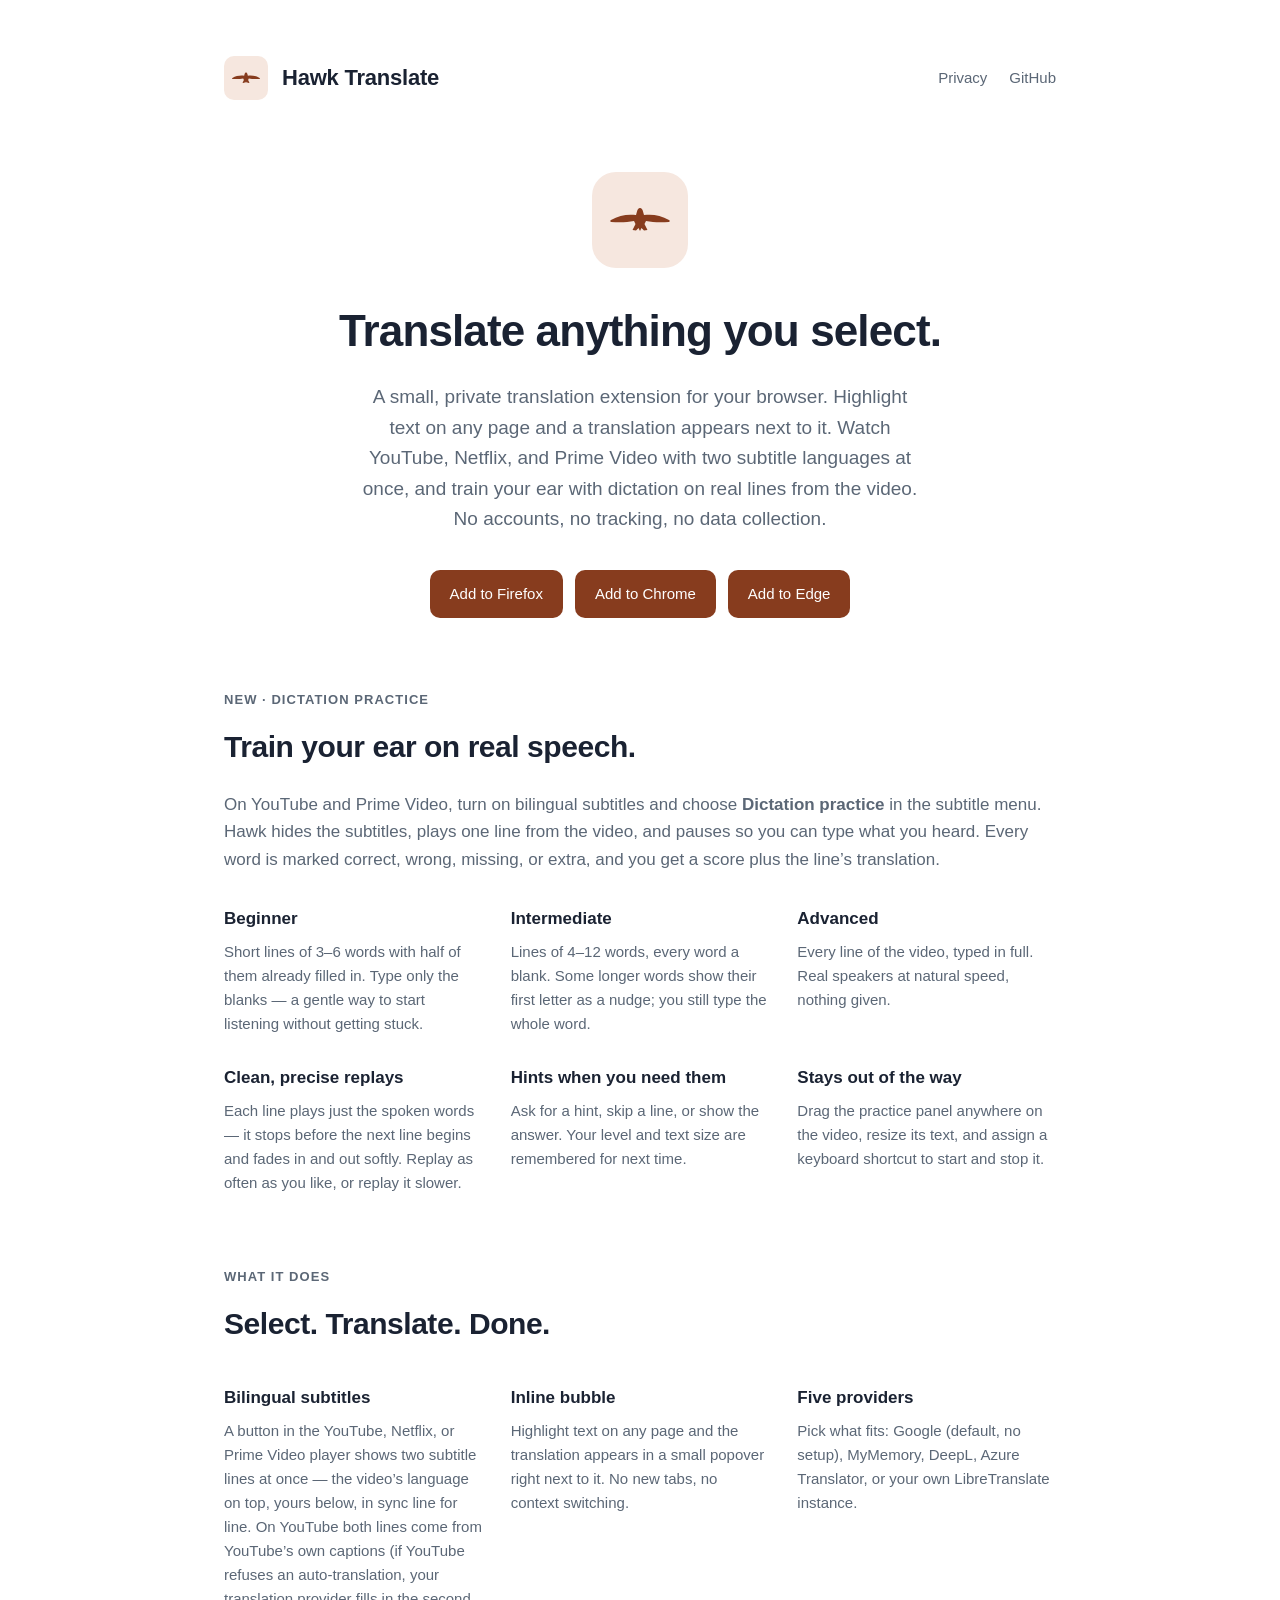
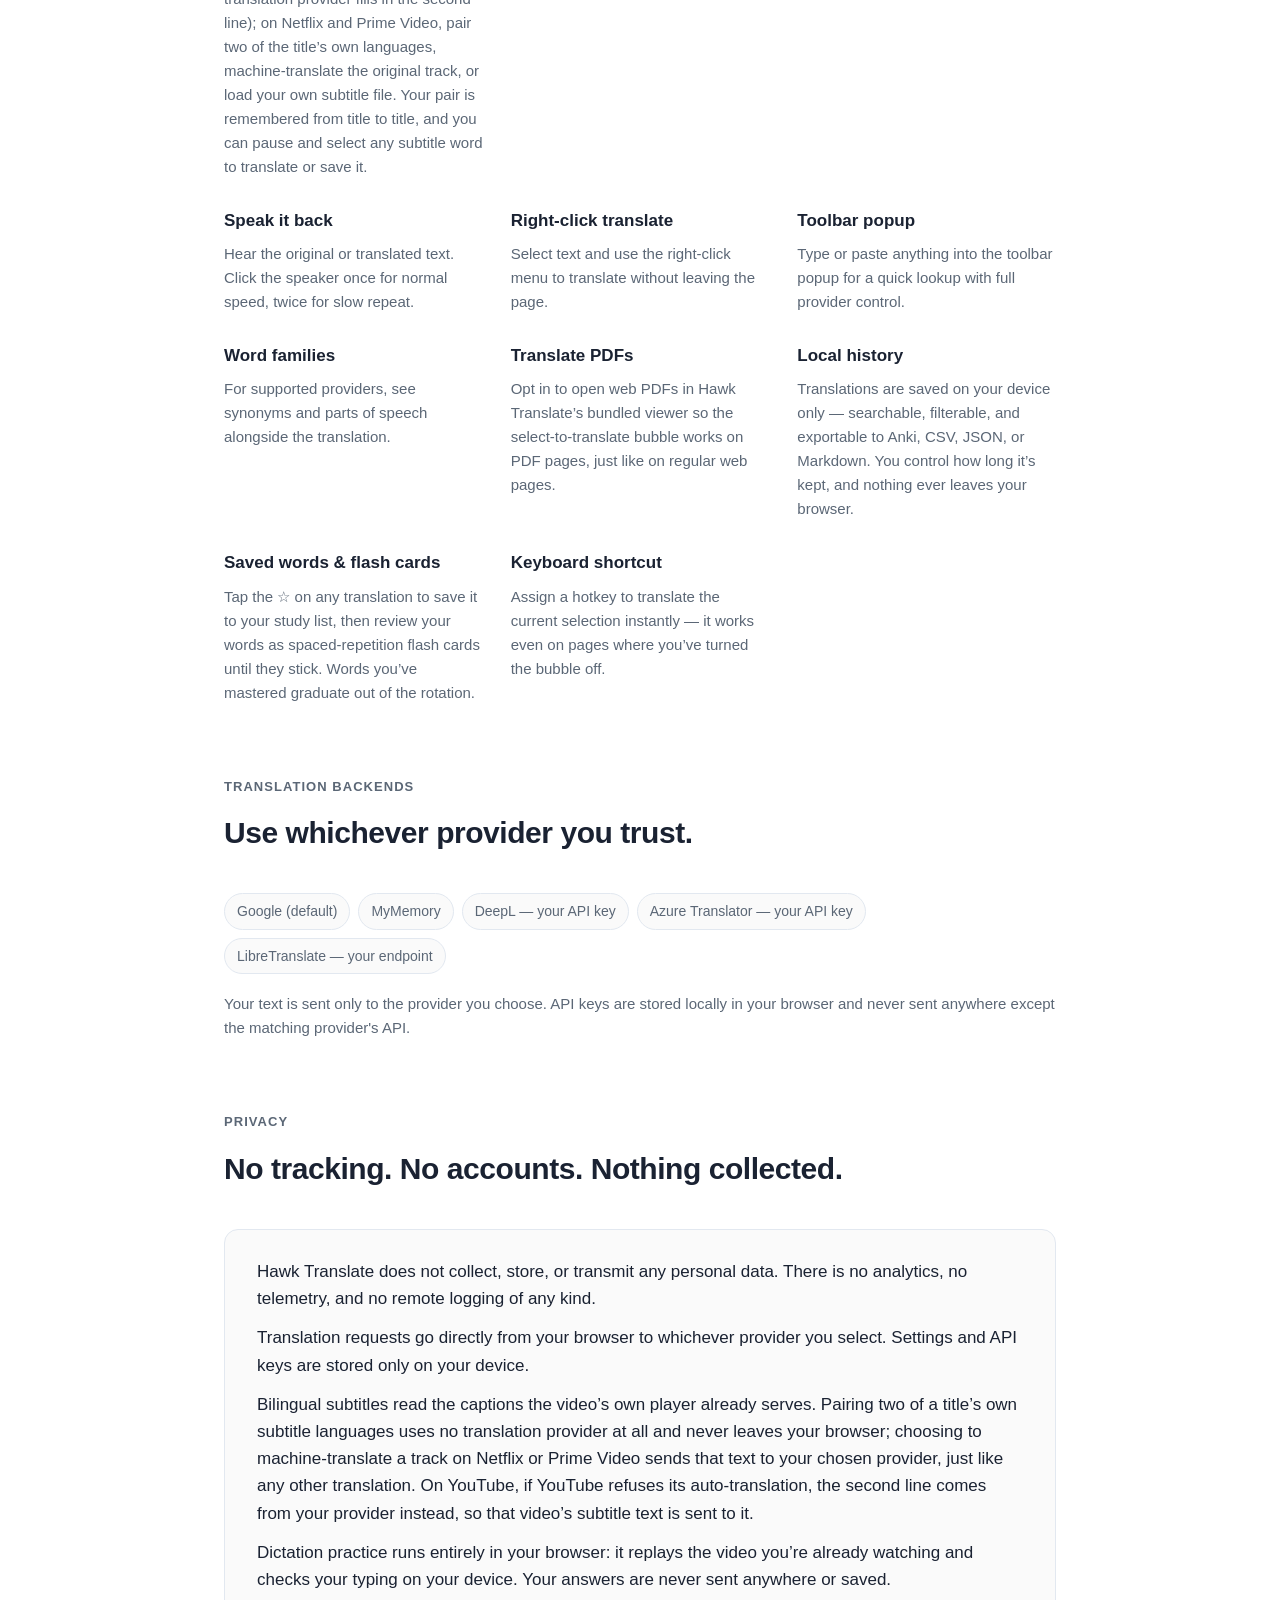
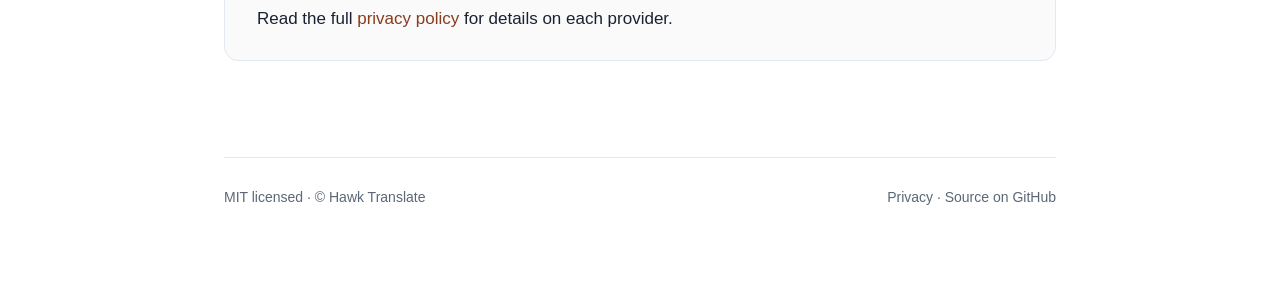
<file: index.html>
<!doctype html>
<html lang="en">
<head>
  <meta charset="utf-8">
  <meta name="viewport" content="width=device-width, initial-scale=1">
  <title>Hawk Translate — fast, private translation for Firefox, Chrome, and Edge</title>
  <meta name="description" content="A lightweight browser extension that translates selected text in a popover. Bilingual subtitles on YouTube, Netflix, and Prime Video, dictation practice on real video lines, five providers, local history, flash-card review, no tracking, MIT licensed.">
  <link rel="icon" type="image/svg+xml" href="hawk.svg">
  <link rel="stylesheet" href="style.css">
</head>
<body>
  <div class="container">

    <header class="site">
      <div class="logo"><img src="hawk.svg" alt=""></div>
      <h1>Hawk Translate</h1>
      <nav>
        <a href="privacy.html">Privacy</a>
        <!-- TODO: replace with your repo URL once published -->
        <a href="https://github.com/huongat/hawk-translate" rel="noopener">GitHub</a>
      </nav>
    </header>

    <section class="hero">
      <div class="mark"><img src="hawk.svg" alt="Hawk Translate logo"></div>
      <h2>Translate anything you select.</h2>
      <p class="tagline">A small, private translation extension for your browser. Highlight text on any page and a translation appears next to it. Watch YouTube, Netflix, and Prime Video with two subtitle languages at once, and train your ear with dictation on real lines from the video. No accounts, no tracking, no data collection.</p>
      <div class="install">
        <a href="https://addons.mozilla.org/en-US/firefox/addon/hawk-translate/" rel="noopener">Add to Firefox</a>
        <a href="https://chromewebstore.google.com/detail/hawk-translate/eomdhibmjbngkoamipfhkelfakobmpgo" rel="noopener">Add to Chrome</a>
        <a href="https://microsoftedge.microsoft.com/addons/detail/hawk-translate/gflfiefmoehbmjgkadphdgachogngido" rel="noopener">Add to Edge</a>
      </div>
    </section>

    <section>
      <h3>New &middot; Dictation practice</h3>
      <h2>Train your ear on real speech.</h2>
      <p style="color: var(--muted); margin: -16px 0 32px; font-size: 17px;">On YouTube and Prime Video, turn on bilingual subtitles and choose <strong>Dictation practice</strong> in the subtitle menu. Hawk hides the subtitles, plays one line from the video, and pauses so you can type what you heard. Every word is marked correct, wrong, missing, or extra, and you get a score plus the line&rsquo;s translation.</p>
      <div class="features">
        <div class="feature">
          <h4>Beginner</h4>
          <p>Short lines of 3&ndash;6 words with half of them already filled in. Type only the blanks &mdash; a gentle way to start listening without getting stuck.</p>
        </div>
        <div class="feature">
          <h4>Intermediate</h4>
          <p>Lines of 4&ndash;12 words, every word a blank. Some longer words show their first letter as a nudge; you still type the whole word.</p>
        </div>
        <div class="feature">
          <h4>Advanced</h4>
          <p>Every line of the video, typed in full. Real speakers at natural speed, nothing given.</p>
        </div>
        <div class="feature">
          <h4>Clean, precise replays</h4>
          <p>Each line plays just the spoken words &mdash; it stops before the next line begins and fades in and out softly. Replay as often as you like, or replay it slower.</p>
        </div>
        <div class="feature">
          <h4>Hints when you need them</h4>
          <p>Ask for a hint, skip a line, or show the answer. Your level and text size are remembered for next time.</p>
        </div>
        <div class="feature">
          <h4>Stays out of the way</h4>
          <p>Drag the practice panel anywhere on the video, resize its text, and assign a keyboard shortcut to start and stop it.</p>
        </div>
      </div>
    </section>

    <section>
      <h3>What it does</h3>
      <h2>Select. Translate. Done.</h2>
      <div class="features">
        <div class="feature">
          <h4>Bilingual subtitles</h4>
          <p>A button in the YouTube, Netflix, or Prime Video player shows two subtitle lines at once &mdash; the video&rsquo;s language on top, yours below, in sync line for line. On YouTube both lines come from YouTube&rsquo;s own captions (if YouTube refuses an auto-translation, your translation provider fills in the second line); on Netflix and Prime Video, pair two of the title&rsquo;s own languages, machine-translate the original track, or load your own subtitle file. Your pair is remembered from title to title, and you can pause and select any subtitle word to translate or save it.</p>
        </div>
        <div class="feature">
          <h4>Inline bubble</h4>
          <p>Highlight text on any page and the translation appears in a small popover right next to it. No new tabs, no context switching.</p>
        </div>
        <div class="feature">
          <h4>Five providers</h4>
          <p>Pick what fits: Google (default, no setup), MyMemory, DeepL, Azure Translator, or your own LibreTranslate instance.</p>
        </div>
        <div class="feature">
          <h4>Speak it back</h4>
          <p>Hear the original or translated text. Click the speaker once for normal speed, twice for slow repeat.</p>
        </div>
        <div class="feature">
          <h4>Right-click translate</h4>
          <p>Select text and use the right-click menu to translate without leaving the page.</p>
        </div>
        <div class="feature">
          <h4>Toolbar popup</h4>
          <p>Type or paste anything into the toolbar popup for a quick lookup with full provider control.</p>
        </div>
        <div class="feature">
          <h4>Word families</h4>
          <p>For supported providers, see synonyms and parts of speech alongside the translation.</p>
        </div>
        <div class="feature">
          <h4>Translate PDFs</h4>
          <p>Opt in to open web PDFs in Hawk Translate&rsquo;s bundled viewer so the select-to-translate bubble works on PDF pages, just like on regular web pages.</p>
        </div>
        <div class="feature">
          <h4>Local history</h4>
          <p>Translations are saved on your device only &mdash; searchable, filterable, and exportable to Anki, CSV, JSON, or Markdown. You control how long it&rsquo;s kept, and nothing ever leaves your browser.</p>
        </div>
        <div class="feature">
          <h4>Saved words &amp; flash cards</h4>
          <p>Tap the &#9734; on any translation to save it to your study list, then review your words as spaced-repetition flash cards until they stick. Words you&rsquo;ve mastered graduate out of the rotation.</p>
        </div>
        <div class="feature">
          <h4>Keyboard shortcut</h4>
          <p>Assign a hotkey to translate the current selection instantly &mdash; it works even on pages where you&rsquo;ve turned the bubble off.</p>
        </div>
      </div>
    </section>

    <section>
      <h3>Translation backends</h3>
      <h2>Use whichever provider you trust.</h2>
      <div class="providers">
        <span>Google (default)</span>
        <span>MyMemory</span>
        <span>DeepL — your API key</span>
        <span>Azure Translator — your API key</span>
        <span>LibreTranslate — your endpoint</span>
      </div>
      <p style="color: var(--muted); margin-top: 18px; font-size: 15px;">Your text is sent only to the provider you choose. API keys are stored locally in your browser and never sent anywhere except the matching provider's API.</p>
    </section>

    <section>
      <h3>Privacy</h3>
      <h2>No tracking. No accounts. Nothing collected.</h2>
      <div class="privacy-summary">
        <p>Hawk Translate does not collect, store, or transmit any personal data. There is no analytics, no telemetry, and no remote logging of any kind.</p>
        <p>Translation requests go directly from your browser to whichever provider you select. Settings and API keys are stored only on your device.</p>
        <p>Bilingual subtitles read the captions the video&rsquo;s own player already serves. Pairing two of a title&rsquo;s own subtitle languages uses no translation provider at all and never leaves your browser; choosing to machine-translate a track on Netflix or Prime Video sends that text to your chosen provider, just like any other translation. On YouTube, if YouTube refuses its auto-translation, the second line comes from your provider instead, so that video&rsquo;s subtitle text is sent to it.</p>
        <p>Dictation practice runs entirely in your browser: it replays the video you&rsquo;re already watching and checks your typing on your device. Your answers are never sent anywhere or saved.</p>
        <p>Read the full <a href="privacy.html">privacy policy</a> for details on each provider.</p>
      </div>
    </section>

    <footer>
      <span>MIT licensed &middot; &copy; Hawk Translate</span>
      <span>
        <a href="privacy.html">Privacy</a>
        &middot;
        <!-- TODO: replace with your repo URL -->
        <a href="https://github.com/huongat/hawk-translate" rel="noopener">Source on GitHub</a>
      </span>
    </footer>

  </div>
</body>
</html>
</file>
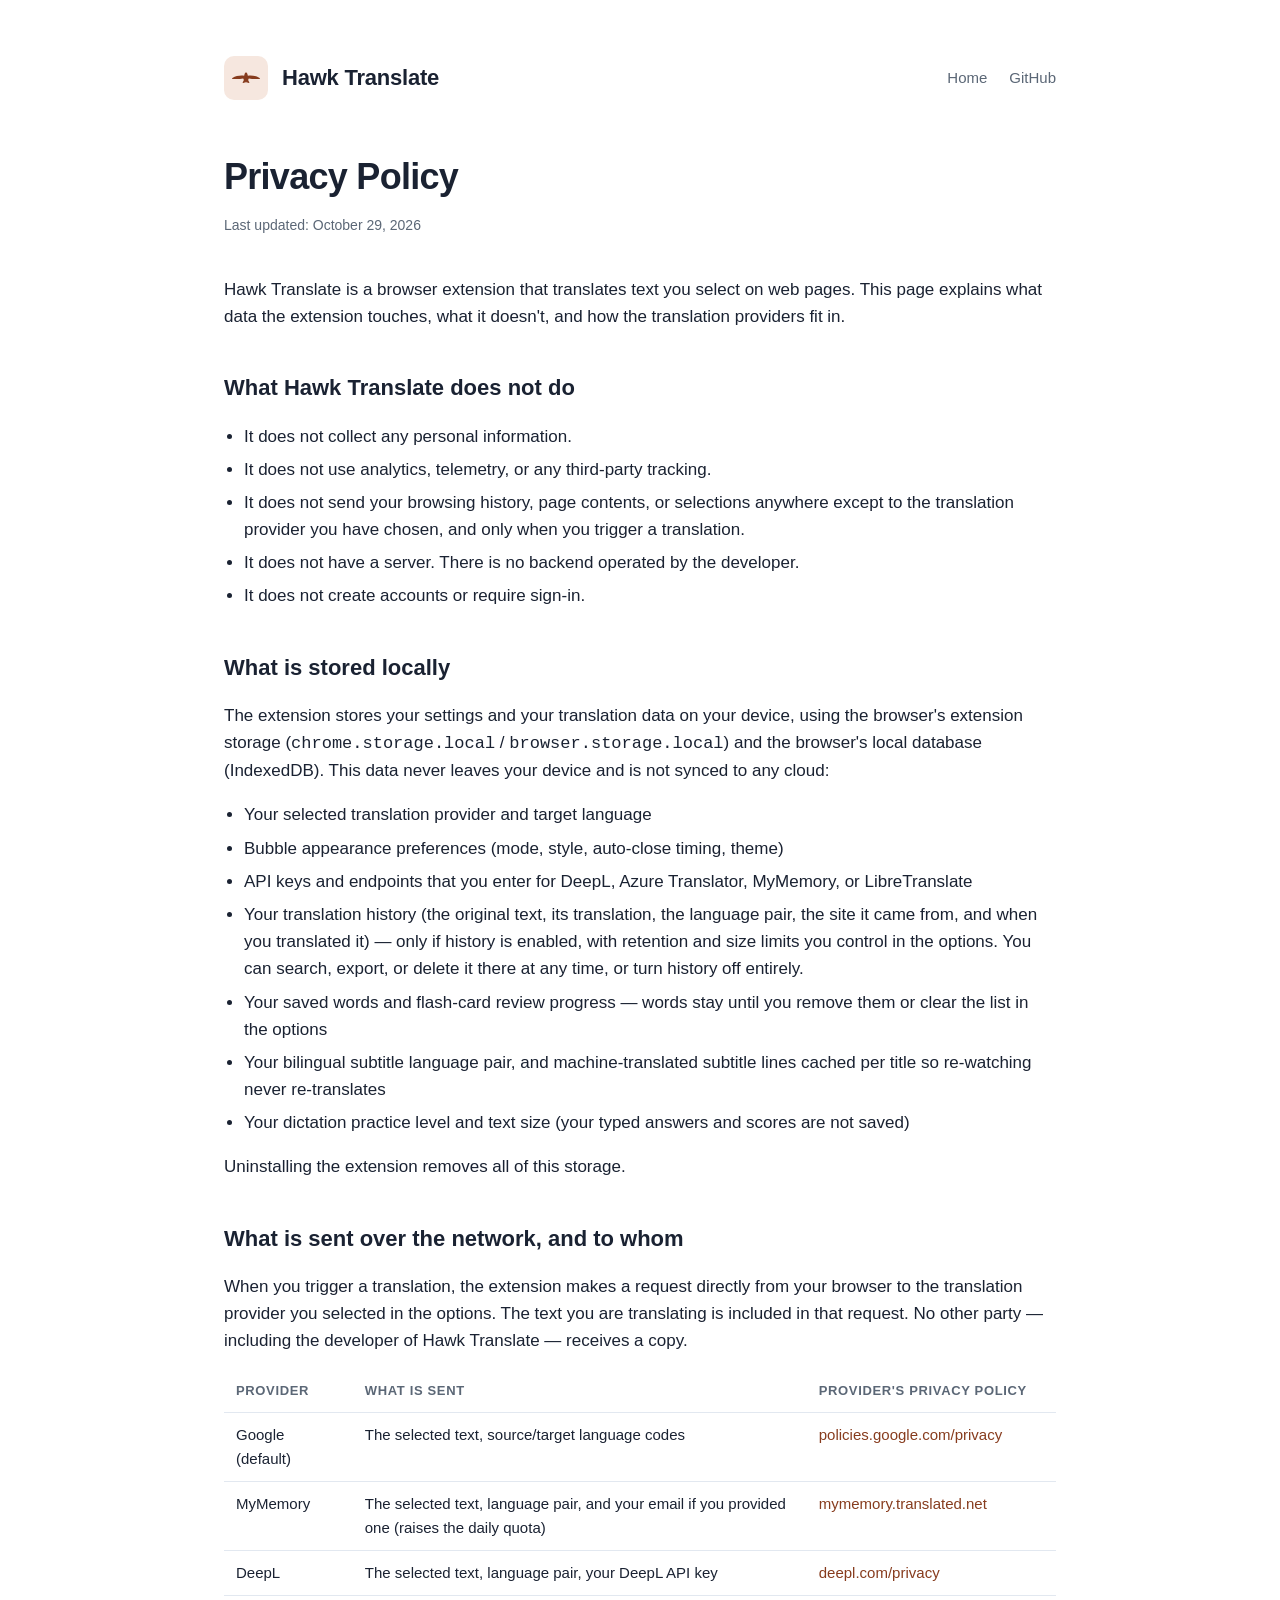
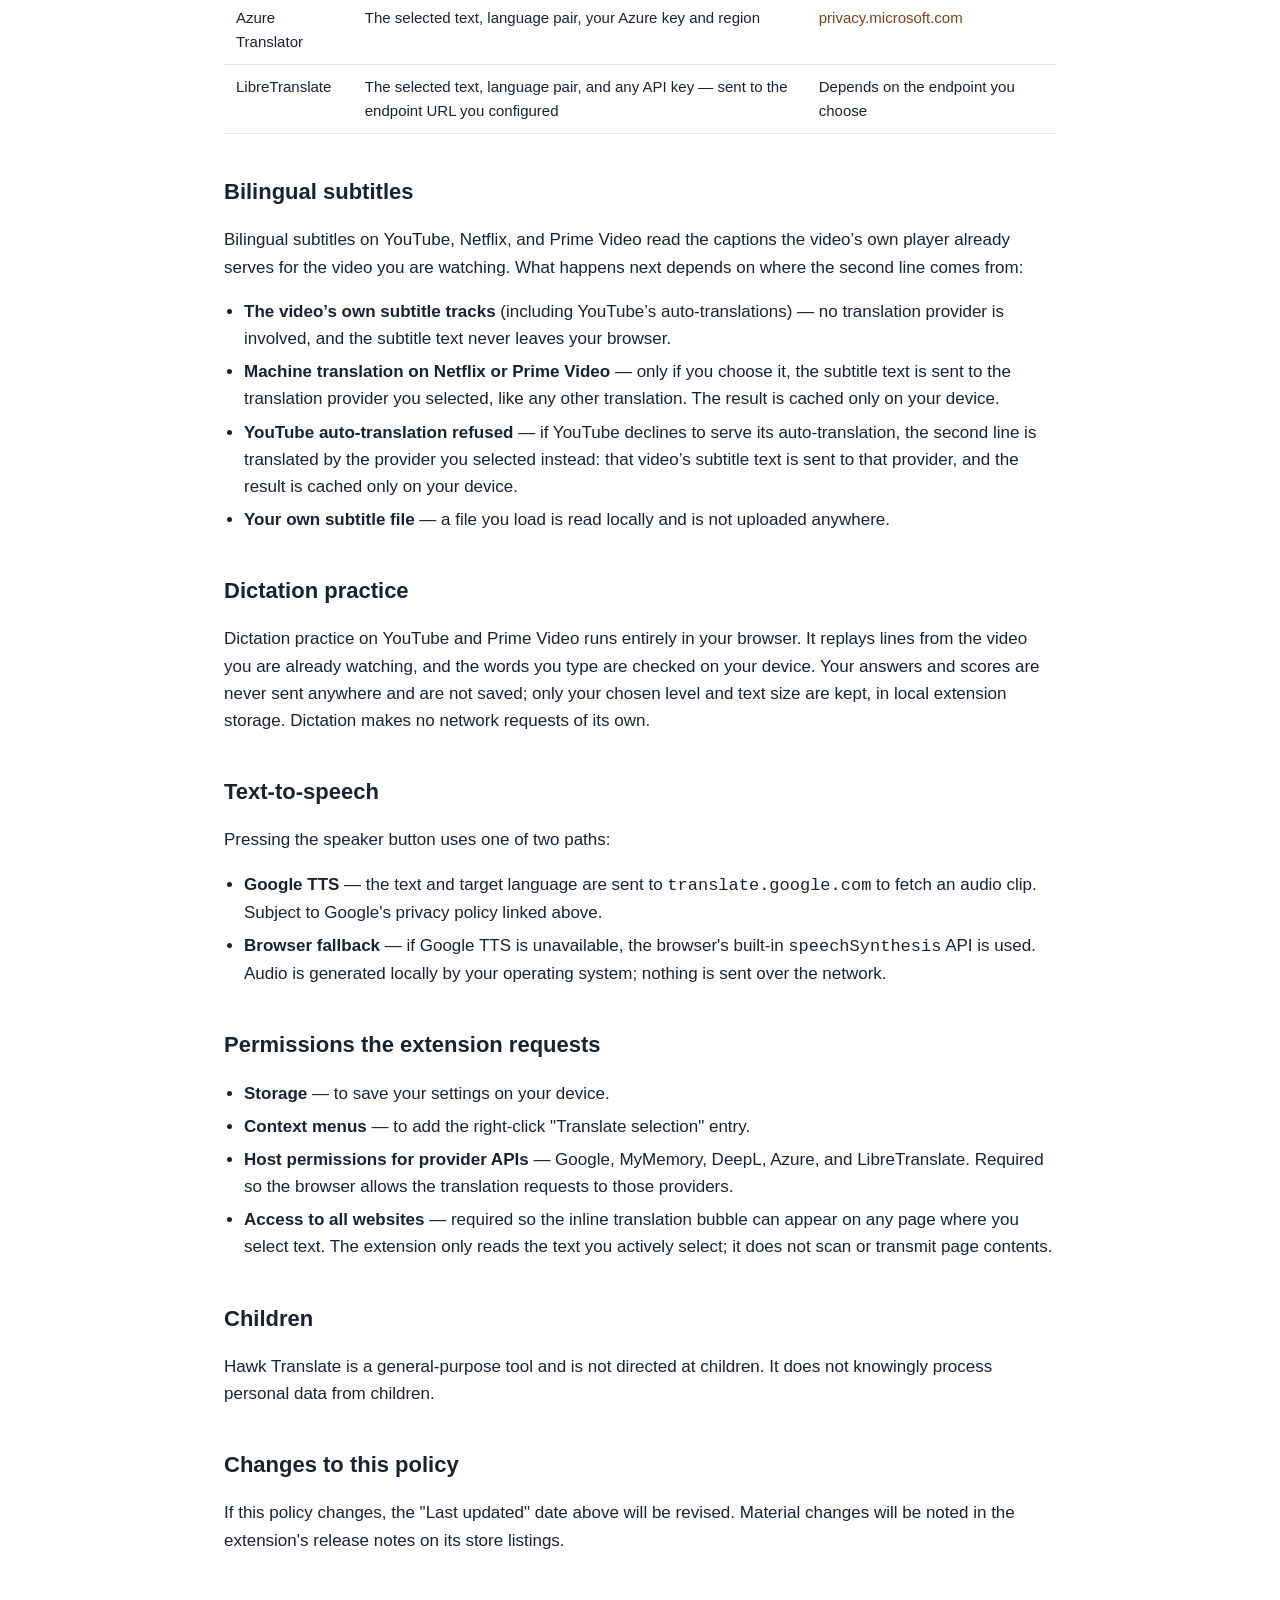
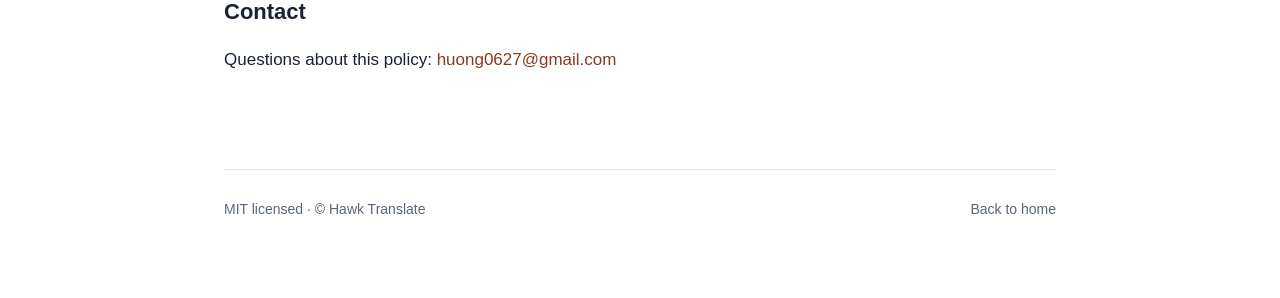
<file: privacy.html>
<!doctype html>
<html lang="en">
<head>
  <meta charset="utf-8">
  <meta name="viewport" content="width=device-width, initial-scale=1">
  <title>Privacy Policy — Hawk Translate</title>
  <meta name="description" content="Hawk Translate privacy policy: what data is handled, what isn't, and how each translation provider fits in.">
  <link rel="icon" type="image/svg+xml" href="hawk.svg">
  <link rel="stylesheet" href="style.css">
</head>
<body>
  <div class="container">

    <header class="site">
      <div class="logo"><img src="hawk.svg" alt=""></div>
      <h1>Hawk Translate</h1>
      <nav>
        <a href="index.html">Home</a>
        <!-- TODO: replace with your repo URL -->
        <a href="https://github.com/huongat/hawk-translate" rel="noopener">GitHub</a>
      </nav>
    </header>

    <article class="page">
      <h1>Privacy Policy</h1>
      <p class="updated">Last updated: October 29, 2026</p>

      <p>Hawk Translate is a browser extension that translates text you select on web pages. This page explains what data the extension touches, what it doesn't, and how the translation providers fit in.</p>

      <h2>What Hawk Translate does not do</h2>
      <ul>
        <li>It does not collect any personal information.</li>
        <li>It does not use analytics, telemetry, or any third-party tracking.</li>
        <li>It does not send your browsing history, page contents, or selections anywhere except to the translation provider you have chosen, and only when you trigger a translation.</li>
        <li>It does not have a server. There is no backend operated by the developer.</li>
        <li>It does not create accounts or require sign-in.</li>
      </ul>

      <h2>What is stored locally</h2>
      <p>The extension stores your settings and your translation data on your device, using the browser's extension storage (<code>chrome.storage.local</code> / <code>browser.storage.local</code>) and the browser's local database (IndexedDB). This data never leaves your device and is not synced to any cloud:</p>
      <ul>
        <li>Your selected translation provider and target language</li>
        <li>Bubble appearance preferences (mode, style, auto-close timing, theme)</li>
        <li>API keys and endpoints that you enter for DeepL, Azure Translator, MyMemory, or LibreTranslate</li>
        <li>Your translation history (the original text, its translation, the language pair, the site it came from, and when you translated it) &mdash; only if history is enabled, with retention and size limits you control in the options. You can search, export, or delete it there at any time, or turn history off entirely.</li>
        <li>Your saved words and flash-card review progress &mdash; words stay until you remove them or clear the list in the options</li>
        <li>Your bilingual subtitle language pair, and machine-translated subtitle lines cached per title so re-watching never re-translates</li>
        <li>Your dictation practice level and text size (your typed answers and scores are not saved)</li>
      </ul>
      <p>Uninstalling the extension removes all of this storage.</p>

      <h2>What is sent over the network, and to whom</h2>
      <p>When you trigger a translation, the extension makes a request directly from your browser to the translation provider you selected in the options. The text you are translating is included in that request. No other party — including the developer of Hawk Translate — receives a copy.</p>

      <table>
        <thead>
          <tr>
            <th>Provider</th>
            <th>What is sent</th>
            <th>Provider's privacy policy</th>
          </tr>
        </thead>
        <tbody>
          <tr>
            <td>Google (default)</td>
            <td>The selected text, source/target language codes</td>
            <td><a href="https://policies.google.com/privacy" rel="noopener">policies.google.com/privacy</a></td>
          </tr>
          <tr>
            <td>MyMemory</td>
            <td>The selected text, language pair, and your email if you provided one (raises the daily quota)</td>
            <td><a href="https://mymemory.translated.net/doc/usagelimits.php" rel="noopener">mymemory.translated.net</a></td>
          </tr>
          <tr>
            <td>DeepL</td>
            <td>The selected text, language pair, your DeepL API key</td>
            <td><a href="https://www.deepl.com/privacy" rel="noopener">deepl.com/privacy</a></td>
          </tr>
          <tr>
            <td>Azure Translator</td>
            <td>The selected text, language pair, your Azure key and region</td>
            <td><a href="https://privacy.microsoft.com/privacystatement" rel="noopener">privacy.microsoft.com</a></td>
          </tr>
          <tr>
            <td>LibreTranslate</td>
            <td>The selected text, language pair, and any API key — sent to the endpoint URL you configured</td>
            <td>Depends on the endpoint you choose</td>
          </tr>
        </tbody>
      </table>

      <h2>Bilingual subtitles</h2>
      <p>Bilingual subtitles on YouTube, Netflix, and Prime Video read the captions the video&rsquo;s own player already serves for the video you are watching. What happens next depends on where the second line comes from:</p>
      <ul>
        <li><strong>The video&rsquo;s own subtitle tracks</strong> (including YouTube&rsquo;s auto-translations) &mdash; no translation provider is involved, and the subtitle text never leaves your browser.</li>
        <li><strong>Machine translation on Netflix or Prime Video</strong> &mdash; only if you choose it, the subtitle text is sent to the translation provider you selected, like any other translation. The result is cached only on your device.</li>
        <li><strong>YouTube auto-translation refused</strong> &mdash; if YouTube declines to serve its auto-translation, the second line is translated by the provider you selected instead: that video&rsquo;s subtitle text is sent to that provider, and the result is cached only on your device.</li>
        <li><strong>Your own subtitle file</strong> &mdash; a file you load is read locally and is not uploaded anywhere.</li>
      </ul>

      <h2>Dictation practice</h2>
      <p>Dictation practice on YouTube and Prime Video runs entirely in your browser. It replays lines from the video you are already watching, and the words you type are checked on your device. Your answers and scores are never sent anywhere and are not saved; only your chosen level and text size are kept, in local extension storage. Dictation makes no network requests of its own.</p>

      <h2>Text-to-speech</h2>
      <p>Pressing the speaker button uses one of two paths:</p>
      <ul>
        <li><strong>Google TTS</strong> — the text and target language are sent to <code>translate.google.com</code> to fetch an audio clip. Subject to Google's privacy policy linked above.</li>
        <li><strong>Browser fallback</strong> — if Google TTS is unavailable, the browser's built-in <code>speechSynthesis</code> API is used. Audio is generated locally by your operating system; nothing is sent over the network.</li>
      </ul>

      <h2>Permissions the extension requests</h2>
      <ul>
        <li><strong>Storage</strong> — to save your settings on your device.</li>
        <li><strong>Context menus</strong> — to add the right-click "Translate selection" entry.</li>
        <li><strong>Host permissions for provider APIs</strong> — Google, MyMemory, DeepL, Azure, and LibreTranslate. Required so the browser allows the translation requests to those providers.</li>
        <li><strong>Access to all websites</strong> — required so the inline translation bubble can appear on any page where you select text. The extension only reads the text you actively select; it does not scan or transmit page contents.</li>
      </ul>

      <h2>Children</h2>
      <p>Hawk Translate is a general-purpose tool and is not directed at children. It does not knowingly process personal data from children.</p>

      <h2>Changes to this policy</h2>
      <p>If this policy changes, the "Last updated" date above will be revised. Material changes will be noted in the extension's release notes on its store listings.</p>

      <h2>Contact</h2>
      <p>Questions about this policy: <a href="mailto:huong0627@gmail.com">huong0627@gmail.com</a></p>
    </article>

    <footer>
      <span>MIT licensed &middot; &copy; Hawk Translate</span>
      <span><a href="index.html">Back to home</a></span>
    </footer>

  </div>
</body>
</html>
</file>
<file: style.css>
:root {
  --accent: #873c1e;
  --accent-soft: #f6e7df;
  --accent-hover: #6c2f17;
  --fg: #1a2232;
  --muted: #5b6776;
  --border: #e2e8f0;
  --surface: #fafafa;
  --bg: #ffffff;
  --max: 880px;
}

@media (prefers-color-scheme: dark) {
  :root {
    --accent: #d2684a;
    --accent-soft: #2a1a12;
    --accent-hover: #e88865;
    --fg: #e6edf7;
    --muted: #95a2b6;
    --border: #2a3343;
    --surface: #151a23;
    --bg: #1d242f;
  }
}

* { box-sizing: border-box; }

html, body {
  margin: 0;
  padding: 0;
  background: var(--bg);
  color: var(--fg);
  font-family: -apple-system, BlinkMacSystemFont, "Segoe UI", Roboto, Helvetica, Arial, sans-serif;
  font-size: 17px;
  line-height: 1.6;
  -webkit-font-smoothing: antialiased;
}

a { color: var(--accent); text-decoration: none; }
a:hover { text-decoration: underline; }

.container {
  max-width: var(--max);
  margin: 0 auto;
  padding: 56px 24px 80px;
}

header.site {
  display: flex;
  align-items: center;
  gap: 14px;
  margin-bottom: 48px;
}

header.site .logo {
  width: 44px;
  height: 44px;
  background: var(--accent-soft);
  border-radius: 10px;
  display: flex;
  align-items: center;
  justify-content: center;
}

header.site .logo img { width: 30px; height: 30px; }

header.site h1 {
  font-size: 22px;
  margin: 0;
  font-weight: 600;
  letter-spacing: -0.01em;
}

header.site nav {
  margin-left: auto;
  display: flex;
  gap: 22px;
  font-size: 15px;
}

header.site nav a { color: var(--muted); }
header.site nav a:hover { color: var(--accent); text-decoration: none; }

.hero {
  text-align: center;
  margin-bottom: 64px;
}

.hero .mark {
  width: 96px;
  height: 96px;
  margin: 0 auto 28px;
  background: var(--accent-soft);
  border-radius: 24px;
  display: flex;
  align-items: center;
  justify-content: center;
}

.hero .mark img { width: 64px; height: 64px; }

.hero h2 {
  font-size: 44px;
  margin: 0 0 16px;
  font-weight: 700;
  letter-spacing: -0.02em;
}

.hero p.tagline {
  font-size: 19px;
  color: var(--muted);
  max-width: 560px;
  margin: 0 auto 36px;
}

.install {
  display: flex;
  flex-wrap: wrap;
  gap: 12px;
  justify-content: center;
}

.install a {
  display: inline-flex;
  align-items: center;
  gap: 8px;
  padding: 12px 20px;
  background: var(--accent);
  color: #fff;
  border-radius: 10px;
  font-weight: 500;
  font-size: 15px;
  transition: background 0.15s;
}

.install a:hover {
  background: var(--accent-hover);
  text-decoration: none;
}

.install a.secondary {
  background: transparent;
  color: var(--fg);
  border: 1px solid var(--border);
}

.install a.secondary:hover {
  background: var(--surface);
}

section {
  margin-top: 72px;
}

section h3 {
  font-size: 13px;
  text-transform: uppercase;
  letter-spacing: 0.08em;
  color: var(--muted);
  margin: 0 0 12px;
  font-weight: 600;
}

section h2 {
  font-size: 30px;
  margin: 0 0 36px;
  font-weight: 700;
  letter-spacing: -0.015em;
}

.features {
  display: grid;
  grid-template-columns: repeat(auto-fit, minmax(240px, 1fr));
  gap: 28px;
}

.feature h4 {
  font-size: 17px;
  margin: 0 0 8px;
  font-weight: 600;
}

.feature p {
  margin: 0;
  color: var(--muted);
  font-size: 15px;
}

.providers {
  display: flex;
  flex-wrap: wrap;
  gap: 8px;
}

.providers span {
  padding: 6px 12px;
  background: var(--surface);
  border: 1px solid var(--border);
  border-radius: 999px;
  font-size: 14px;
  color: var(--muted);
}

.privacy-summary {
  background: var(--surface);
  border: 1px solid var(--border);
  border-radius: 14px;
  padding: 28px 32px;
}

.privacy-summary p { margin: 0 0 12px; }
.privacy-summary p:last-child { margin: 0; }

footer {
  margin-top: 96px;
  padding-top: 28px;
  border-top: 1px solid var(--border);
  display: flex;
  justify-content: space-between;
  align-items: center;
  flex-wrap: wrap;
  gap: 12px;
  color: var(--muted);
  font-size: 14px;
}

footer a { color: var(--muted); }

article.page h1 {
  font-size: 36px;
  margin: 0 0 8px;
  font-weight: 700;
  letter-spacing: -0.02em;
}

article.page .updated {
  color: var(--muted);
  font-size: 14px;
  margin: 0 0 40px;
}

article.page h2 {
  font-size: 22px;
  margin: 40px 0 12px;
  font-weight: 600;
}

article.page p, article.page li { color: var(--fg); }

article.page ul {
  padding-left: 20px;
}

article.page li { margin-bottom: 6px; }

article.page table {
  width: 100%;
  border-collapse: collapse;
  margin: 16px 0;
  font-size: 15px;
}

article.page th, article.page td {
  text-align: left;
  padding: 10px 12px;
  border-bottom: 1px solid var(--border);
  vertical-align: top;
}

article.page th {
  color: var(--muted);
  font-weight: 600;
  font-size: 13px;
  text-transform: uppercase;
  letter-spacing: 0.05em;
}

@media (max-width: 600px) {
  .hero h2 { font-size: 34px; }
  .container { padding: 36px 20px 60px; }
  header.site nav { gap: 14px; font-size: 14px; }
}
</file>
